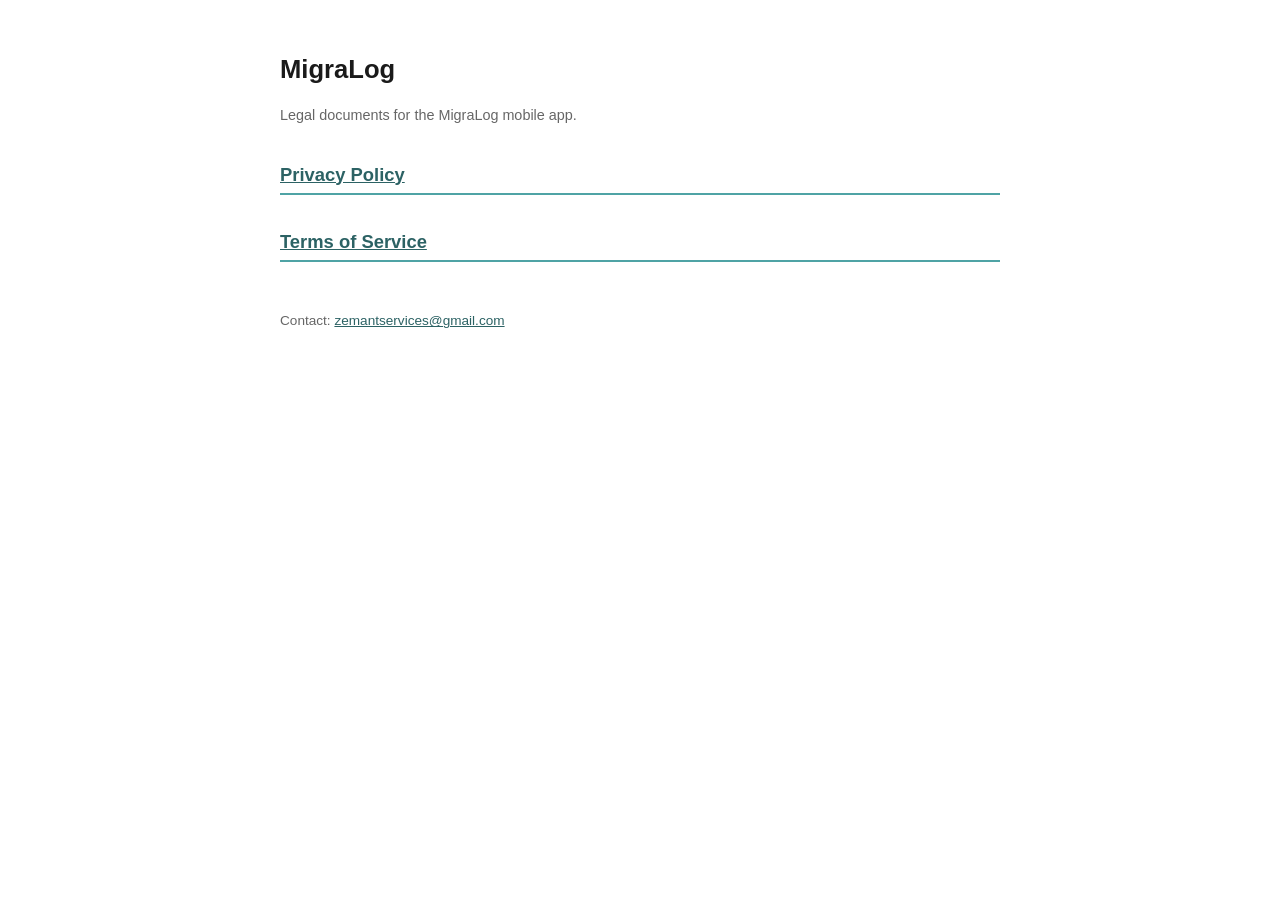
<file: index.html>
<!DOCTYPE html>
<html lang="en">
<head>
<meta charset="UTF-8">
<meta name="viewport" content="width=device-width, initial-scale=1.0">
<title>MigraLog — Legal</title>
<link rel="stylesheet" href="style.css">
</head>
<body>
<h1>MigraLog</h1>
<p class="updated">Legal documents for the MigraLog mobile app.</p>
<h2><a href="privacy.html">Privacy Policy</a></h2>
<h2><a href="terms.html">Terms of Service</a></h2>
<footer>Contact: <a href="mailto:zemantservices@gmail.com">zemantservices@gmail.com</a></footer>
</body>
</html>
</file>
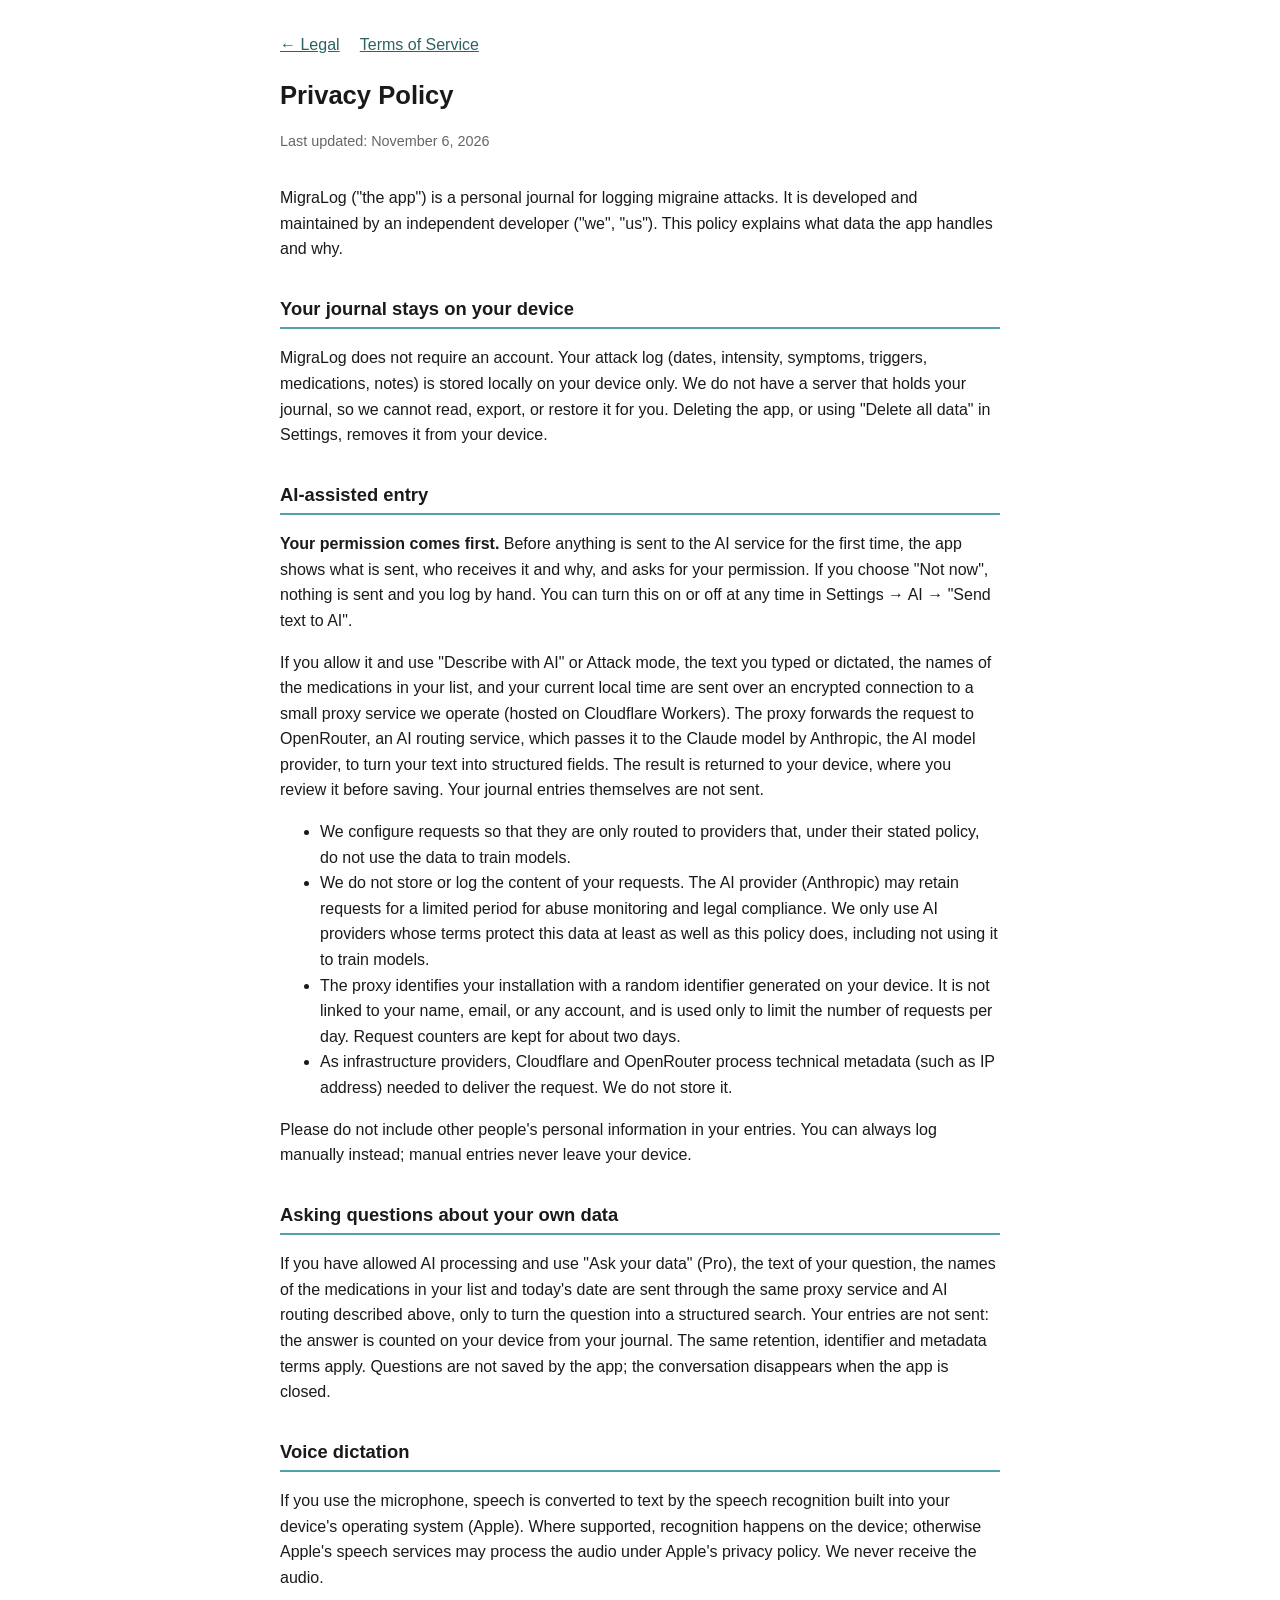
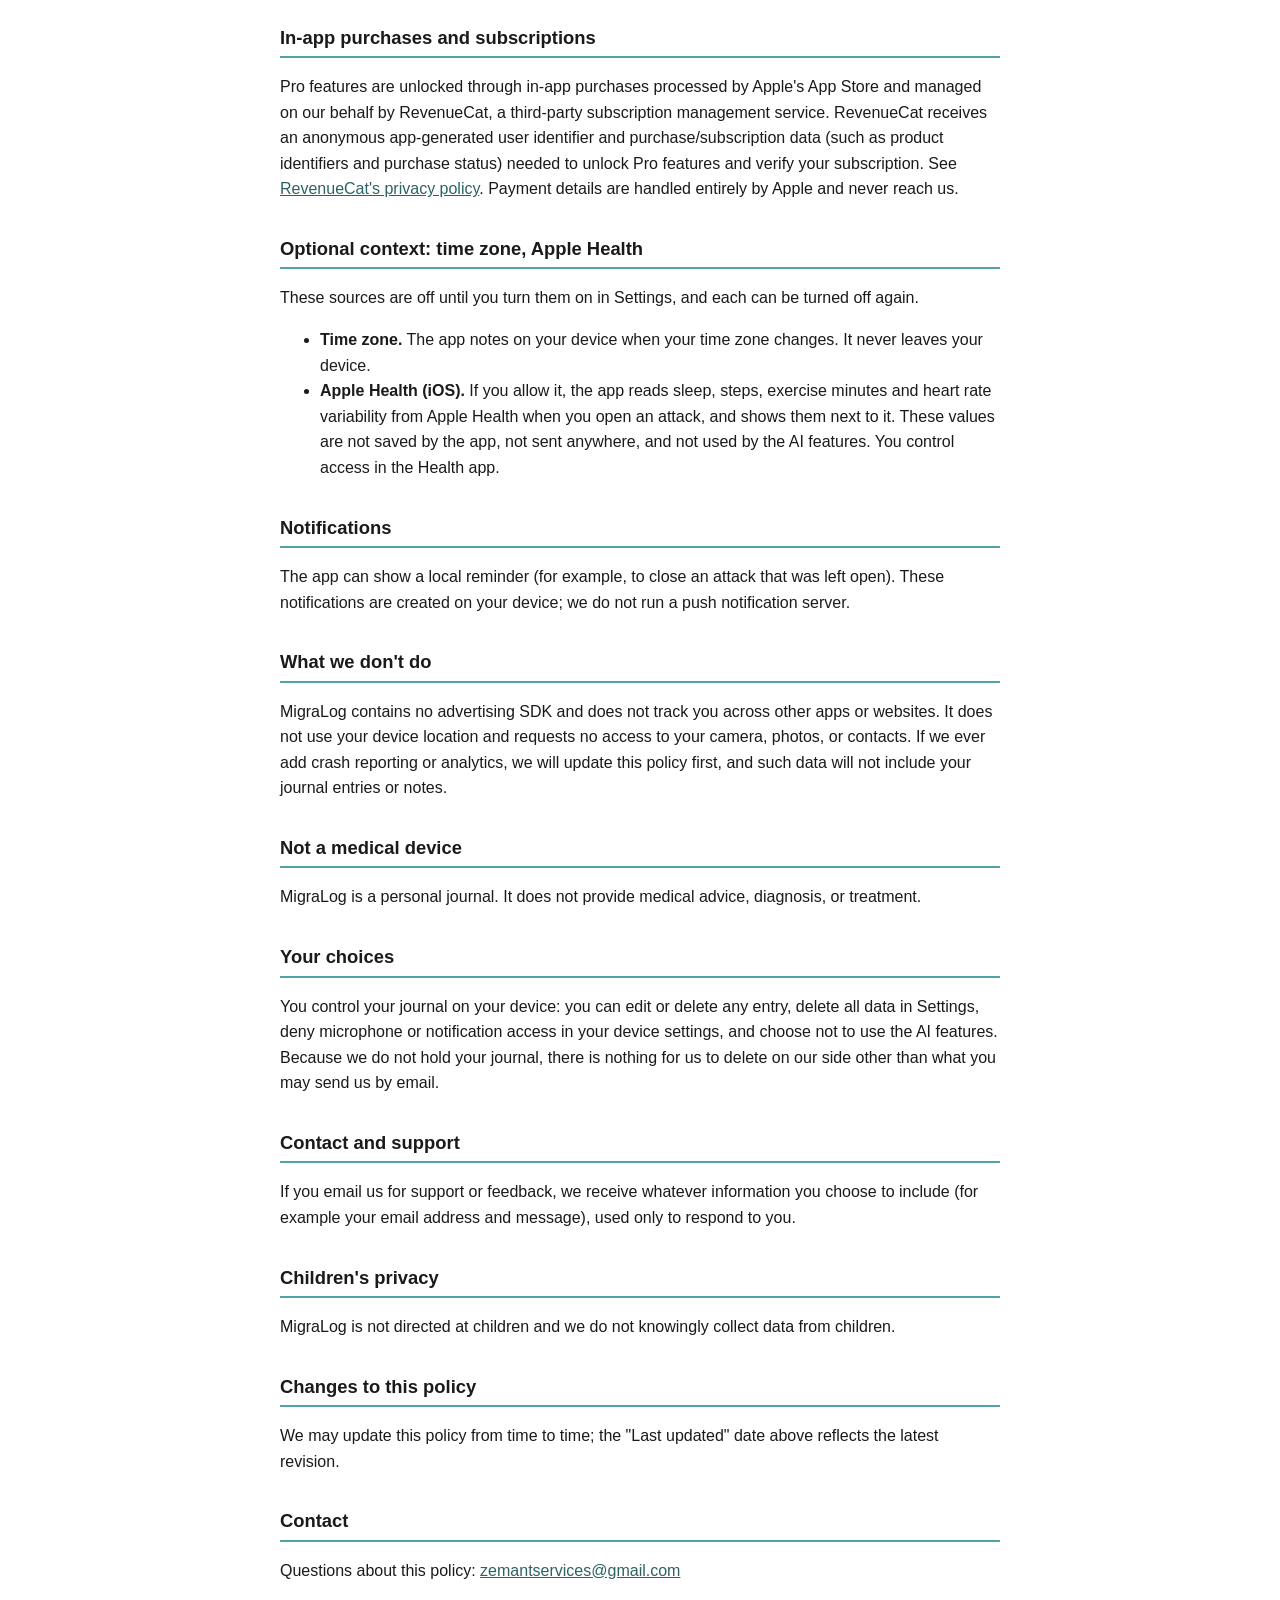
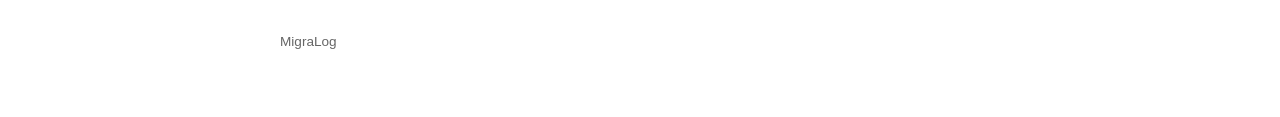
<file: privacy.html>
<!DOCTYPE html>
<html lang="en">
<head>
<meta charset="UTF-8">
<meta name="viewport" content="width=device-width, initial-scale=1.0">
<title>MigraLog — Privacy Policy</title>
<link rel="stylesheet" href="style.css">
</head>
<body>
<nav><a href="index.html">← Legal</a> <a href="terms.html">Terms of Service</a></nav>
<h1>Privacy Policy</h1>
<p class="updated">Last updated: November 6, 2026</p>

<p>MigraLog ("the app") is a personal journal for logging migraine attacks. It is developed and maintained by an independent developer ("we", "us"). This policy explains what data the app handles and why.</p>

<h2>Your journal stays on your device</h2>
<p>MigraLog does not require an account. Your attack log (dates, intensity, symptoms, triggers, medications, notes) is stored locally on your device only. We do not have a server that holds your journal, so we cannot read, export, or restore it for you. Deleting the app, or using "Delete all data" in Settings, removes it from your device.</p>

<h2>AI-assisted entry</h2>
<p><strong>Your permission comes first.</strong> Before anything is sent to the AI service for the first time, the app shows what is sent, who receives it and why, and asks for your permission. If you choose "Not now", nothing is sent and you log by hand. You can turn this on or off at any time in Settings → AI → "Send text to AI".</p>
<p>If you allow it and use "Describe with AI" or Attack mode, the text you typed or dictated, the names of the medications in your list, and your current local time are sent over an encrypted connection to a small proxy service we operate (hosted on Cloudflare Workers). The proxy forwards the request to OpenRouter, an AI routing service, which passes it to the Claude model by Anthropic, the AI model provider, to turn your text into structured fields. The result is returned to your device, where you review it before saving. Your journal entries themselves are not sent.</p>
<ul>
<li>We configure requests so that they are only routed to providers that, under their stated policy, do not use the data to train models.</li>
<li>We do not store or log the content of your requests. The AI provider (Anthropic) may retain requests for a limited period for abuse monitoring and legal compliance. We only use AI providers whose terms protect this data at least as well as this policy does, including not using it to train models.</li>
<li>The proxy identifies your installation with a random identifier generated on your device. It is not linked to your name, email, or any account, and is used only to limit the number of requests per day. Request counters are kept for about two days.</li>
<li>As infrastructure providers, Cloudflare and OpenRouter process technical metadata (such as IP address) needed to deliver the request. We do not store it.</li>
</ul>
<p>Please do not include other people's personal information in your entries. You can always log manually instead; manual entries never leave your device.</p>

<h2>Asking questions about your own data</h2>
<p>If you have allowed AI processing and use "Ask your data" (Pro), the text of your question, the names of the medications in your list and today's date are sent through the same proxy service and AI routing described above, only to turn the question into a structured search. Your entries are not sent: the answer is counted on your device from your journal. The same retention, identifier and metadata terms apply. Questions are not saved by the app; the conversation disappears when the app is closed.</p>

<h2>Voice dictation</h2>
<p>If you use the microphone, speech is converted to text by the speech recognition built into your device's operating system (Apple). Where supported, recognition happens on the device; otherwise Apple's speech services may process the audio under Apple's privacy policy. We never receive the audio.</p>

<h2>In-app purchases and subscriptions</h2>
<p>Pro features are unlocked through in-app purchases processed by Apple's App Store and managed on our behalf by RevenueCat, a third-party subscription management service. RevenueCat receives an anonymous app-generated user identifier and purchase/subscription data (such as product identifiers and purchase status) needed to unlock Pro features and verify your subscription. See <a href="https://www.revenuecat.com/privacy">RevenueCat's privacy policy</a>. Payment details are handled entirely by Apple and never reach us.</p>

<h2>Optional context: time zone, Apple Health</h2>
<p>These sources are off until you turn them on in Settings, and each can be turned off again.</p>
<ul>
<li><strong>Time zone.</strong> The app notes on your device when your time zone changes. It never leaves your device.</li>
<li><strong>Apple Health (iOS).</strong> If you allow it, the app reads sleep, steps, exercise minutes and heart rate variability from Apple Health when you open an attack, and shows them next to it. These values are not saved by the app, not sent anywhere, and not used by the AI features. You control access in the Health app.</li>
</ul>

<h2>Notifications</h2>
<p>The app can show a local reminder (for example, to close an attack that was left open). These notifications are created on your device; we do not run a push notification server.</p>

<h2>What we don't do</h2>
<p>MigraLog contains no advertising SDK and does not track you across other apps or websites. It does not use your device location and requests no access to your camera, photos, or contacts. If we ever add crash reporting or analytics, we will update this policy first, and such data will not include your journal entries or notes.</p>

<h2>Not a medical device</h2>
<p>MigraLog is a personal journal. It does not provide medical advice, diagnosis, or treatment.</p>

<h2>Your choices</h2>
<p>You control your journal on your device: you can edit or delete any entry, delete all data in Settings, deny microphone or notification access in your device settings, and choose not to use the AI features. Because we do not hold your journal, there is nothing for us to delete on our side other than what you may send us by email.</p>

<h2>Contact and support</h2>
<p>If you email us for support or feedback, we receive whatever information you choose to include (for example your email address and message), used only to respond to you.</p>

<h2>Children's privacy</h2>
<p>MigraLog is not directed at children and we do not knowingly collect data from children.</p>

<h2>Changes to this policy</h2>
<p>We may update this policy from time to time; the "Last updated" date above reflects the latest revision.</p>

<h2>Contact</h2>
<p>Questions about this policy: <a href="mailto:zemantservices@gmail.com">zemantservices@gmail.com</a></p>

<footer>MigraLog</footer>
</body>
</html>
</file>
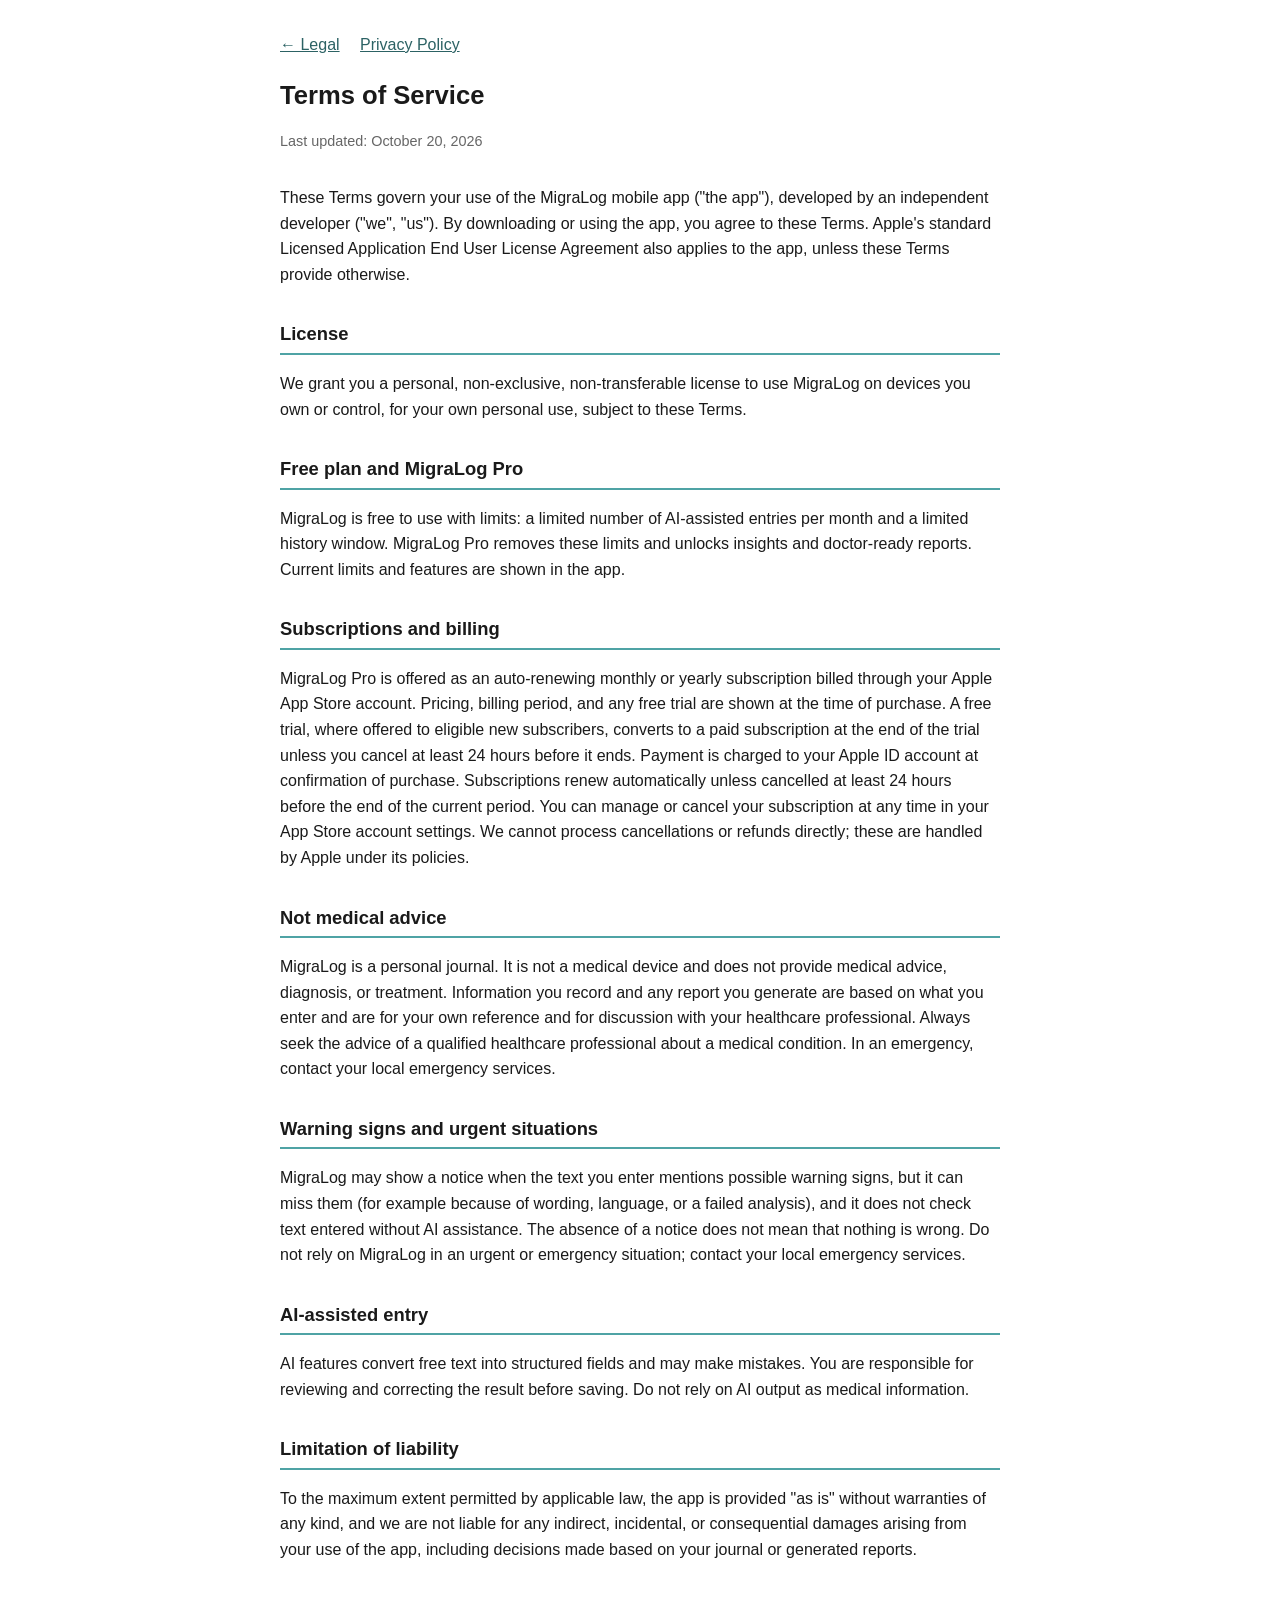
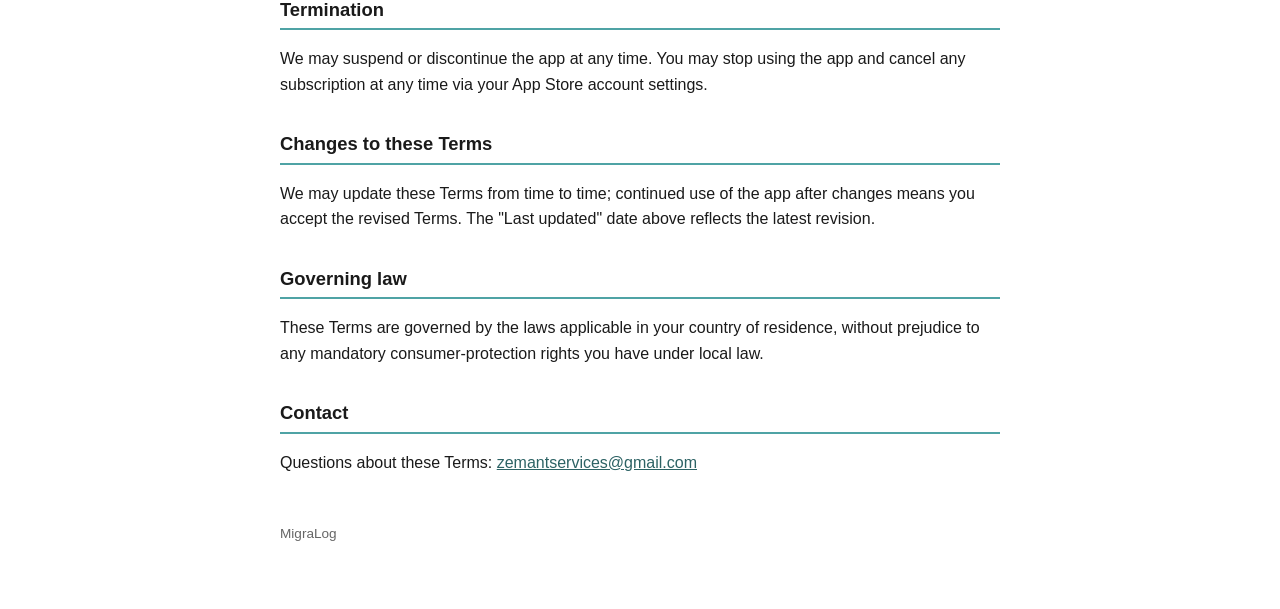
<file: terms.html>
<!DOCTYPE html>
<html lang="en">
<head>
<meta charset="UTF-8">
<meta name="viewport" content="width=device-width, initial-scale=1.0">
<title>MigraLog — Terms of Service</title>
<link rel="stylesheet" href="style.css">
</head>
<body>
<nav><a href="index.html">← Legal</a> <a href="privacy.html">Privacy Policy</a></nav>
<h1>Terms of Service</h1>
<p class="updated">Last updated: October 20, 2026</p>

<p>These Terms govern your use of the MigraLog mobile app ("the app"), developed by an independent developer ("we", "us"). By downloading or using the app, you agree to these Terms. Apple's standard Licensed Application End User License Agreement also applies to the app, unless these Terms provide otherwise.</p>

<h2>License</h2>
<p>We grant you a personal, non-exclusive, non-transferable license to use MigraLog on devices you own or control, for your own personal use, subject to these Terms.</p>

<h2>Free plan and MigraLog Pro</h2>
<p>MigraLog is free to use with limits: a limited number of AI-assisted entries per month and a limited history window. MigraLog Pro removes these limits and unlocks insights and doctor-ready reports. Current limits and features are shown in the app.</p>

<h2>Subscriptions and billing</h2>
<p>MigraLog Pro is offered as an auto-renewing monthly or yearly subscription billed through your Apple App Store account. Pricing, billing period, and any free trial are shown at the time of purchase. A free trial, where offered to eligible new subscribers, converts to a paid subscription at the end of the trial unless you cancel at least 24 hours before it ends. Payment is charged to your Apple ID account at confirmation of purchase. Subscriptions renew automatically unless cancelled at least 24 hours before the end of the current period. You can manage or cancel your subscription at any time in your App Store account settings. We cannot process cancellations or refunds directly; these are handled by Apple under its policies.</p>

<h2>Not medical advice</h2>
<p>MigraLog is a personal journal. It is not a medical device and does not provide medical advice, diagnosis, or treatment. Information you record and any report you generate are based on what you enter and are for your own reference and for discussion with your healthcare professional. Always seek the advice of a qualified healthcare professional about a medical condition. In an emergency, contact your local emergency services.</p>

<h2>Warning signs and urgent situations</h2>
<p>MigraLog may show a notice when the text you enter mentions possible warning signs, but it can miss them (for example because of wording, language, or a failed analysis), and it does not check text entered without AI assistance. The absence of a notice does not mean that nothing is wrong. Do not rely on MigraLog in an urgent or emergency situation; contact your local emergency services.</p>

<h2>AI-assisted entry</h2>
<p>AI features convert free text into structured fields and may make mistakes. You are responsible for reviewing and correcting the result before saving. Do not rely on AI output as medical information.</p>

<h2>Limitation of liability</h2>
<p>To the maximum extent permitted by applicable law, the app is provided "as is" without warranties of any kind, and we are not liable for any indirect, incidental, or consequential damages arising from your use of the app, including decisions made based on your journal or generated reports.</p>

<h2>Termination</h2>
<p>We may suspend or discontinue the app at any time. You may stop using the app and cancel any subscription at any time via your App Store account settings.</p>

<h2>Changes to these Terms</h2>
<p>We may update these Terms from time to time; continued use of the app after changes means you accept the revised Terms. The "Last updated" date above reflects the latest revision.</p>

<h2>Governing law</h2>
<p>These Terms are governed by the laws applicable in your country of residence, without prejudice to any mandatory consumer-protection rights you have under local law.</p>

<h2>Contact</h2>
<p>Questions about these Terms: <a href="mailto:zemantservices@gmail.com">zemantservices@gmail.com</a></p>

<footer>MigraLog</footer>
</body>
</html>
</file>
<file: style.css>
:root {
  color-scheme: light dark;
  --accent: #4fa3a5;
  --fg: #1a1a1a;
  --bg: #ffffff;
  --muted: #666;
}
@media (prefers-color-scheme: dark) {
  :root { --fg: #e6e4df; --bg: #0e0f12; --muted: #8a887f; }
}
body {
  font-family: -apple-system, BlinkMacSystemFont, "Segoe UI", Roboto, sans-serif;
  max-width: 720px;
  margin: 0 auto;
  padding: 2rem 1.25rem 4rem;
  color: var(--fg);
  background: var(--bg);
  line-height: 1.6;
}
h1 { font-size: 1.6rem; margin-bottom: 0.25rem; }
h2 { font-size: 1.15rem; margin-top: 2rem; border-bottom: 2px solid var(--accent); padding-bottom: 0.25rem; }
.updated { color: var(--muted); font-size: 0.9rem; margin-bottom: 2rem; }
a { color: #2c6264; }
@media (prefers-color-scheme: dark) { a { color: var(--accent); } }
nav a { margin-right: 1rem; }
footer { margin-top: 3rem; color: var(--muted); font-size: 0.85rem; }
</file>
